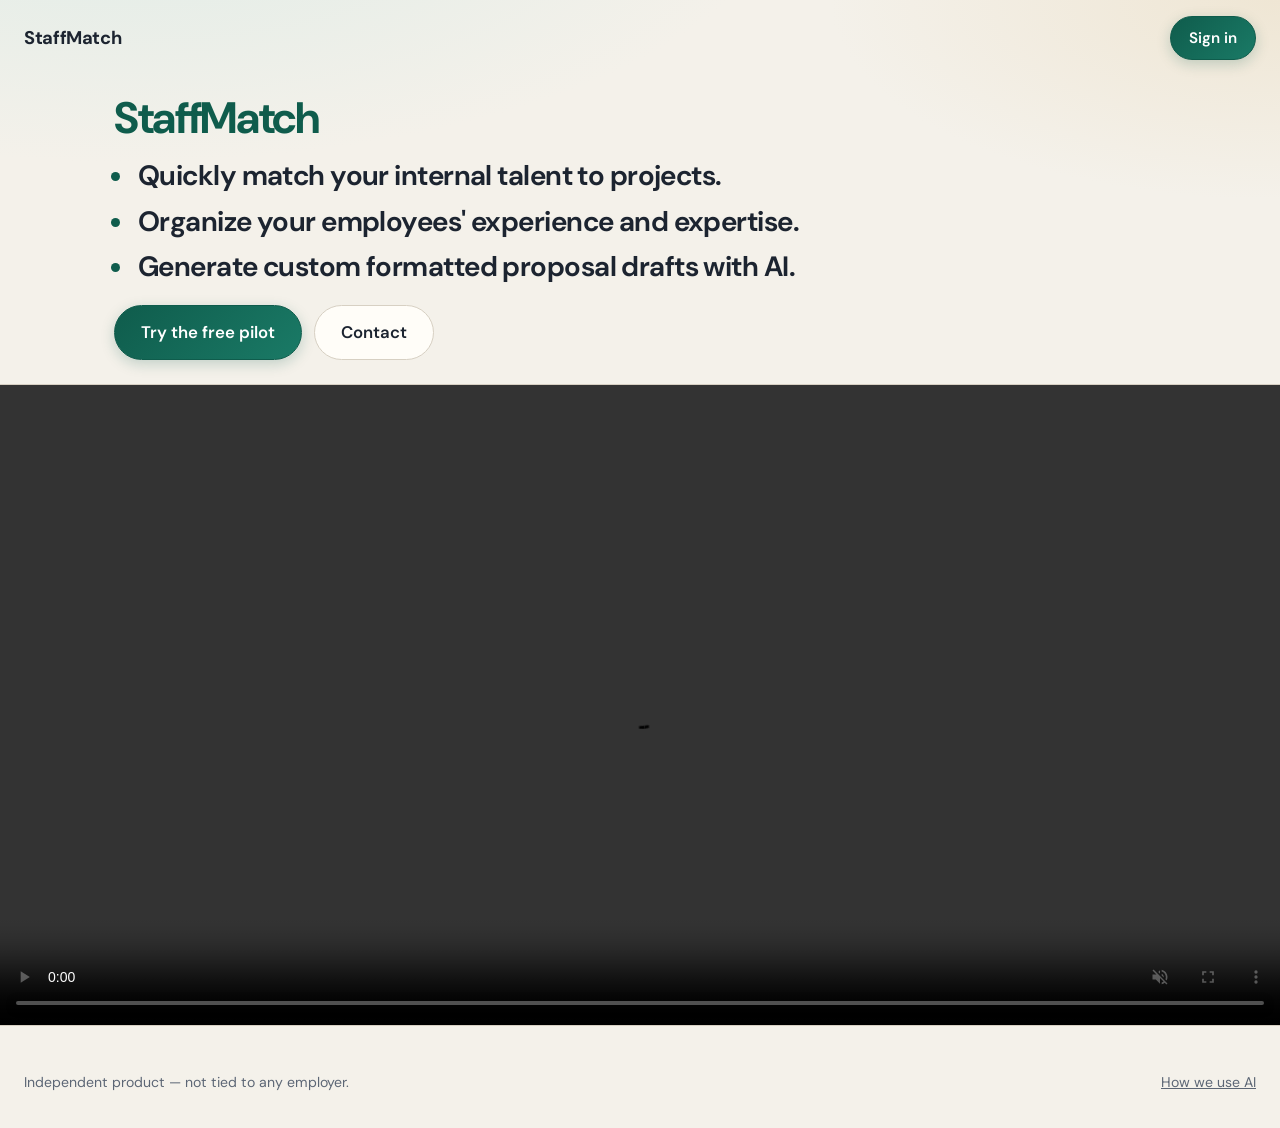
<file: index.html>
﻿<!DOCTYPE html>
<html lang="en">
<head>
  <meta charset="utf-8" />
  <meta name="viewport" content="width=device-width, initial-scale=1" />
  <title>StaffMatch</title>
  <meta name="description" content="Match internal talent to projects. Know every employee’s experience. Draft proposal sections with AI." />
  <link rel="preconnect" href="https://fonts.googleapis.com" />
  <link rel="preconnect" href="https://fonts.gstatic.com" crossorigin />
  <link href="https://fonts.googleapis.com/css2?family=DM+Sans:wght@400;500;600;700&display=swap" rel="stylesheet" />
  <link rel="stylesheet" href="styles.css?v=15" />
</head>
<body class="page-home">
  <header class="topbar">
    <a class="wordmark" href="index.html">StaffMatch</a>
    <a class="bubble primary" href="signin.html">Sign in</a>
  </header>

  <section class="hero-band">
    <h1 class="hero-title">StaffMatch</h1>
    <ul class="brand-lines">
      <li>Quickly match your internal talent to projects.</li>
      <li>Organize your employees' experience and expertise.</li>
      <li>Generate custom formatted proposal drafts with AI.</li>
    </ul>
    <div class="cta-row hero-cta" aria-label="Next steps">
      <a class="bubble primary lg" href="pilot.html">Try the free pilot</a>
      <a class="bubble ghost lg" href="mailto:staffmatch.support@gmail.com?subject=StaffMatch%20inquiry">Contact</a>
    </div>
  </section>

  <section class="video-bleed" id="watch" aria-label="Product demo">
    <video
      autoplay
      muted
      loop
      playsinline
      controls
      preload="metadata"
    >
      <source src="demo.mp4?v=4" type="video/mp4" />
    </video>
  </section>

  <footer class="site-foot">
    <span>Independent product — not tied to any employer.</span>
    <span class="foot-links">
      <a href="ai.html">How we use AI</a>
    </span>
  </footer>
</body>
</html>
</file>
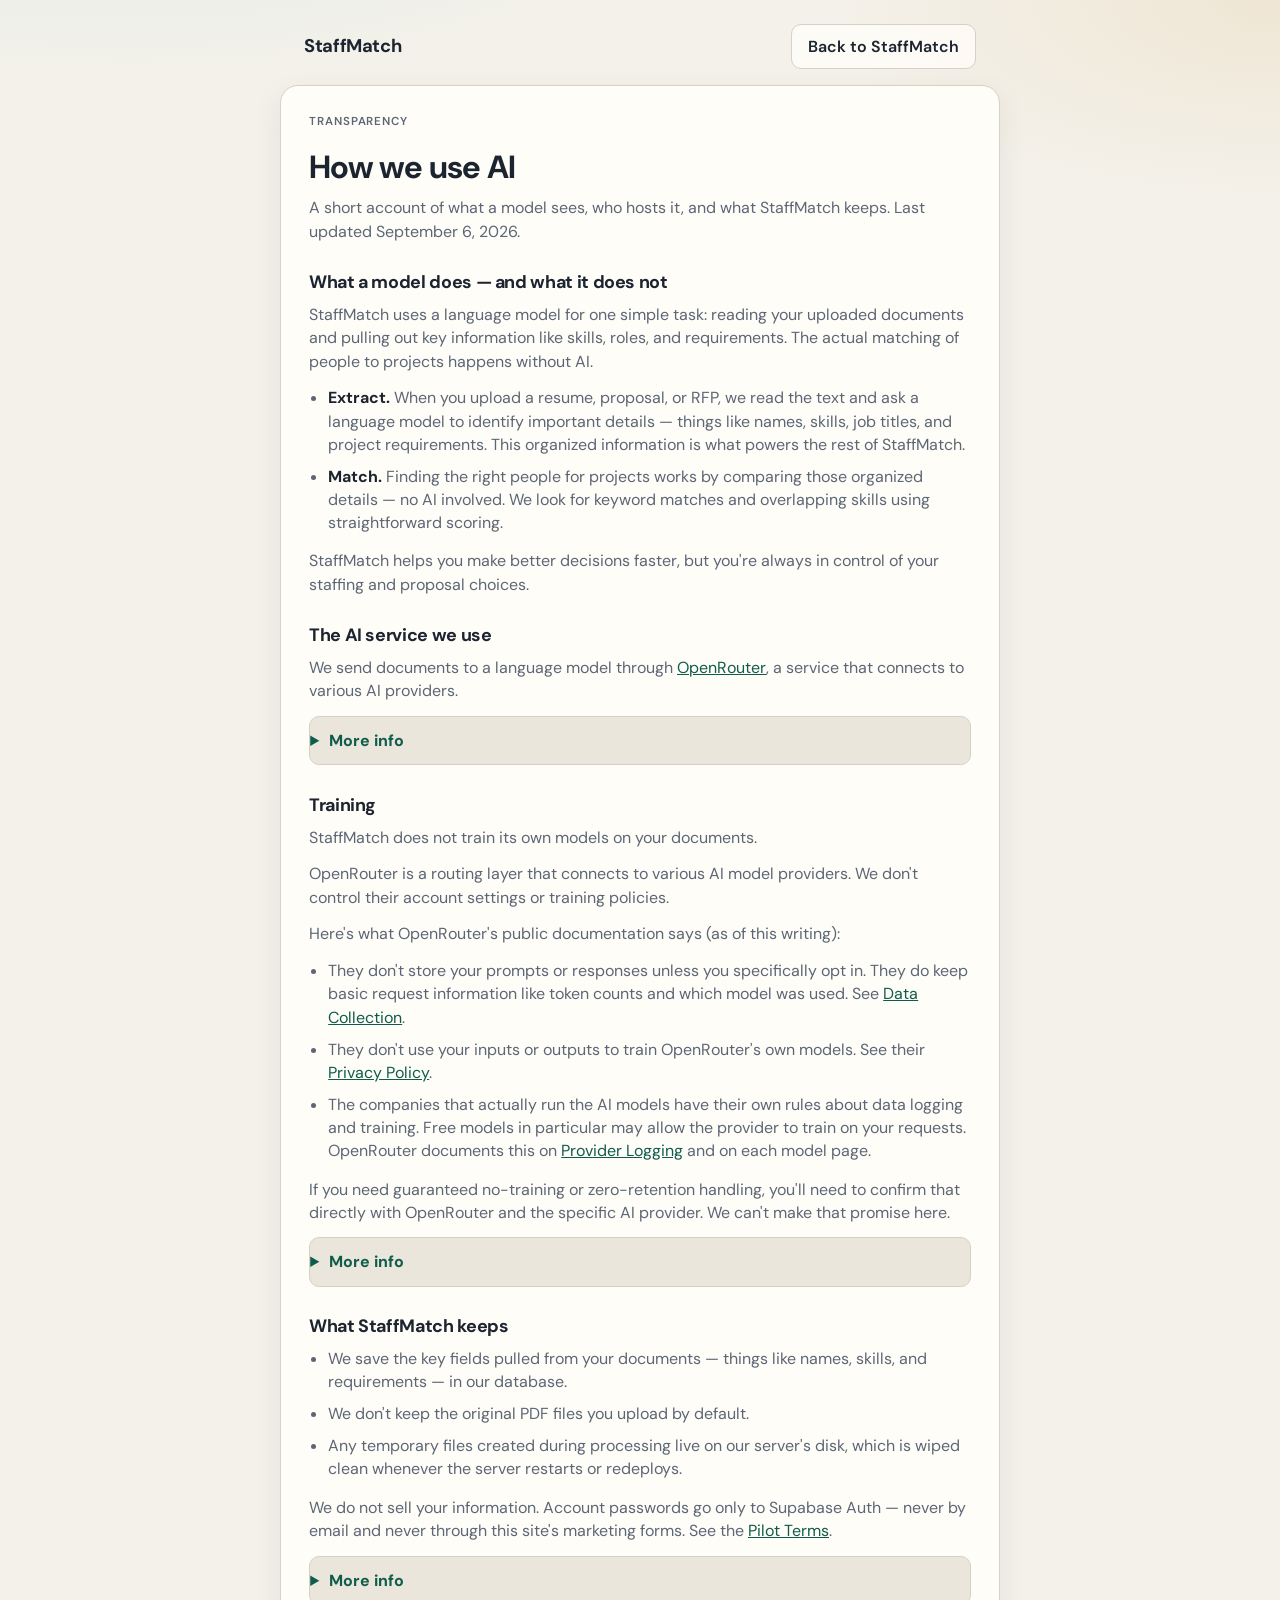
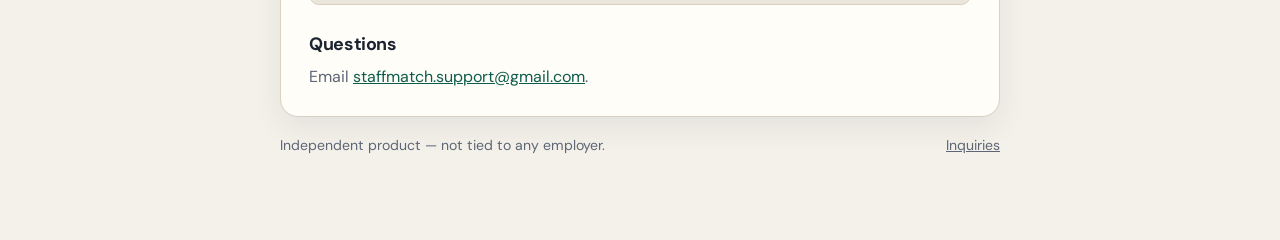
<file: ai.html>
<!DOCTYPE html>
<html lang="en">
<head>
  <meta charset="utf-8" />
  <meta name="viewport" content="width=device-width, initial-scale=1" />
  <title>How we use AI · StaffMatch</title>
  <meta name="description" content="How StaffMatch uses a language model to extract structured fields from resumes, proposals, and RFPs — and what we store." />
  <link rel="preconnect" href="https://fonts.googleapis.com" />
  <link rel="preconnect" href="https://fonts.gstatic.com" crossorigin />
  <link href="https://fonts.googleapis.com/css2?family=DM+Sans:wght@400;500;600;700&display=swap" rel="stylesheet" />
  <link rel="stylesheet" href="styles.css?v=15" />
</head>
<body class="page-doc">
  <div class="app-shell">
    <header class="topbar">
      <a class="wordmark" href="index.html">StaffMatch</a>
      <a class="btn ghost" href="index.html">Back to StaffMatch</a>
    </header>
    <main>
      <article class="panel">
        <p class="eyebrow">Transparency</p>
        <h1>How we use AI</h1>
        <p class="muted">A short account of what a model sees, who hosts it, and what StaffMatch keeps. Last updated September 6, 2026.</p>

        <h2>What a model does — and what it does not</h2>
        <p>StaffMatch uses a language model for one simple task: reading your uploaded documents and pulling out key information like skills, roles, and requirements. The actual matching of people to projects happens without AI.</p>
        <ul class="doc-list">
          <li><strong>Extract.</strong> When you upload a resume, proposal, or RFP, we read the text and ask a language model to identify important details — things like names, skills, job titles, and project requirements. This organized information is what powers the rest of StaffMatch.</li>
          <li><strong>Match.</strong> Finding the right people for projects works by comparing those organized details — no AI involved. We look for keyword matches and overlapping skills using straightforward scoring.</li>
        </ul>
        <p>StaffMatch helps you make better decisions faster, but you're always in control of your staffing and proposal choices.</p>

        <h2>The AI service we use</h2>
        <p>We send documents to a language model through <a href="https://openrouter.ai/" rel="noopener">OpenRouter</a>, a service that connects to various AI providers.</p>
        <details class="tech-details">
          <summary><strong>More info</strong></summary>
          <p>The specific model ID is configured on our server (not visible in this public site). Extract requests route through OpenRouter's API.</p>
        </details>

        <h2>Training</h2>
        <p>StaffMatch does not train its own models on your documents.</p>
        <p>OpenRouter is a routing layer that connects to various AI model providers. We don't control their account settings or training policies.</p>
        <p>Here's what OpenRouter's public documentation says (as of this writing):</p>
        <ul class="doc-list">
          <li>They don't store your prompts or responses unless you specifically opt in. They do keep basic request information like token counts and which model was used. See <a href="https://openrouter.ai/docs/guides/privacy/data-collection" rel="noopener">Data Collection</a>.</li>
          <li>They don't use your inputs or outputs to train OpenRouter's own models. See their <a href="https://openrouter.ai/privacy" rel="noopener">Privacy Policy</a>.</li>
          <li>The companies that actually run the AI models have their own rules about data logging and training. Free models in particular may allow the provider to train on your requests. OpenRouter documents this on <a href="https://openrouter.ai/docs/guides/privacy/provider-logging" rel="noopener">Provider Logging</a> and on each model page.</li>
        </ul>
        <p>If you need guaranteed no-training or zero-retention handling, you'll need to confirm that directly with OpenRouter and the specific AI provider. We can't make that promise here.</p>
        <details class="tech-details">
          <summary><strong>More info</strong></summary>
          <p>OpenRouter functions as middleware between StaffMatch and upstream model hosts. Each host (e.g., OpenAI, Anthropic, or others) maintains separate logging, retention, and training policies. Free-tier OpenRouter routes may allow the upstream provider to use requests for training purposes. Consult OpenRouter's provider-specific documentation and the host's terms of service for binding commitments.</p>
        </details>

        <h2>What StaffMatch keeps</h2>
        <ul class="doc-list">
          <li>We save the key fields pulled from your documents — things like names, skills, and requirements — in our database.</li>
          <li>We don't keep the original PDF files you upload by default.</li>
          <li>Any temporary files created during processing live on our server's disk, which is wiped clean whenever the server restarts or redeploys.</li>
        </ul>
        <p>We do not sell your information. Account passwords go only to Supabase Auth — never by email and never through this site's marketing forms. See the <a href="pilot-terms.html">Pilot Terms</a>.</p>
        <details class="tech-details">
          <summary><strong>More info</strong></summary>
          <p>Structured extracts are persisted in Postgres. Original uploaded files are not retained by default. Temporary JSON artifacts may be written to the app server's filesystem (Render ephemeral disk on the free plan; lost on restart, redeploy, or spin-down).</p>
        </details>

        <h2>Questions</h2>
        <p>Email <a href="mailto:staffmatch.support@gmail.com">staffmatch.support@gmail.com</a>.</p>
      </article>
    </main>
    <footer class="site-foot inset">
      <span>Independent product — not tied to any employer.</span>
      <a href="mailto:staffmatch.support@gmail.com?subject=StaffMatch%20inquiry">Inquiries</a>
    </footer>
  </div>
</body>
</html>
</file>
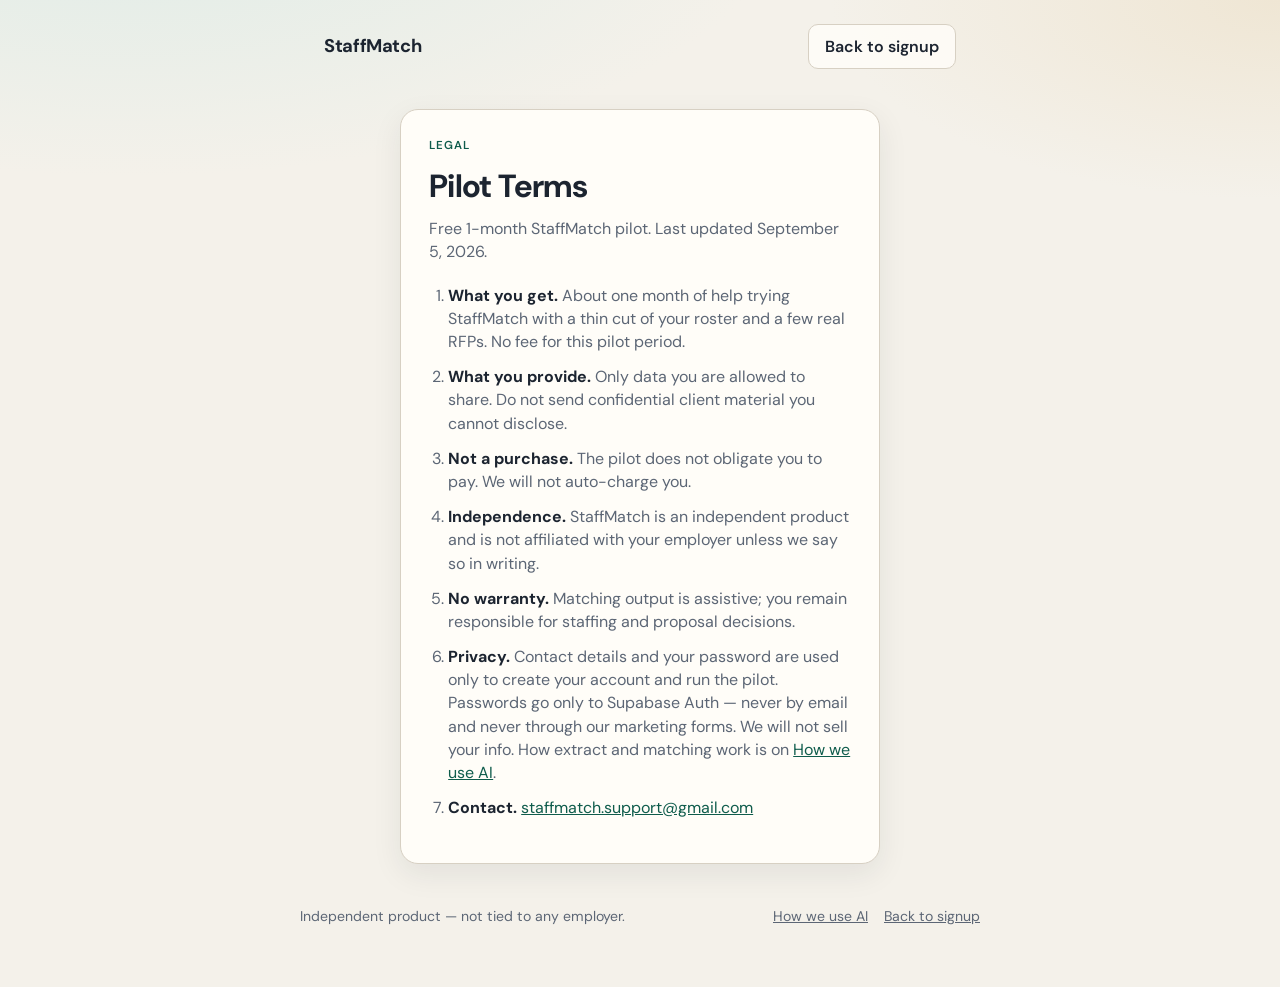
<file: pilot-terms.html>
﻿<!DOCTYPE html>
<html lang="en">
<head>
  <meta charset="utf-8" />
  <meta name="viewport" content="width=device-width, initial-scale=1" />
  <title>Pilot Terms · StaffMatch</title>
  <link href="https://fonts.googleapis.com/css2?family=DM+Sans:wght@400;500;600;700&display=swap" rel="stylesheet" />
  <link rel="stylesheet" href="styles.css?v=15" />
</head>
<body class="page-pilot">
  <div class="app-shell">
    <header class="topbar">
      <a class="wordmark" href="index.html">StaffMatch</a>
      <a class="btn ghost" href="pilot.html">Back to signup</a>
    </header>
    <main>
      <section class="panel">
        <p class="eyebrow">Legal</p>
        <h1>Pilot Terms</h1>
        <p class="muted">Free 1-month StaffMatch pilot. Last updated September 5, 2026.</p>
        <ol class="terms-list">
          <li><strong>What you get.</strong> About one month of help trying StaffMatch with a thin cut of your roster and a few real RFPs. No fee for this pilot period.</li>
          <li><strong>What you provide.</strong> Only data you are allowed to share. Do not send confidential client material you cannot disclose.</li>
          <li><strong>Not a purchase.</strong> The pilot does not obligate you to pay. We will not auto-charge you.</li>
          <li><strong>Independence.</strong> StaffMatch is an independent product and is not affiliated with your employer unless we say so in writing.</li>
          <li><strong>No warranty.</strong> Matching output is assistive; you remain responsible for staffing and proposal decisions.</li>
          <li><strong>Privacy.</strong> Contact details and your password are used only to create your account and run the pilot. Passwords go only to Supabase Auth — never by email and never through our marketing forms. We will not sell your info. How extract and matching work is on <a href="ai.html">How we use AI</a>.</li>
          <li><strong>Contact.</strong> <a href="mailto:staffmatch.support@gmail.com">staffmatch.support@gmail.com</a></li>
        </ol>
      </section>
    </main>
    <footer class="site-foot inset">
      <span>Independent product — not tied to any employer.</span>
      <span class="foot-links">
        <a href="ai.html">How we use AI</a>
        <a href="pilot.html">Back to signup</a>
      </span>
    </footer>
  </div>
</body>
</html>
</file>
<file: styles.css>
﻿:root {
  --bg: #f4f1ea;
  --bg-2: #ebe6db;
  --ink: #1c2430;
  --muted: #5c6675;
  --line: #d7d0c3;
  --card: #fffdf8;
  --accent: #0f5c4c;
  --accent-2: #1a7a66;
  --accent-soft: #d7ebe4;
  --shadow: 0 10px 30px rgba(28, 36, 48, 0.08);
  --radius: 14px;
  font-family: "DM Sans", system-ui, sans-serif;
  color: var(--ink);
  background: var(--bg);
  line-height: 1.45;
}
* { box-sizing: border-box; }
html, body { margin: 0; min-height: 100%; }
body {
  background:
    radial-gradient(1200px 500px at 10% -10%, #dfece7 0%, transparent 55%),
    radial-gradient(900px 400px at 100% 0%, #efe6d4 0%, transparent 50%),
    var(--bg);
}
a { color: var(--accent); }

.topbar {
  display: flex;
  align-items: center;
  justify-content: space-between;
  gap: 16px;
  padding: 16px 24px;
}
.wordmark {
  font-weight: 700;
  font-size: 1.15rem;
  letter-spacing: -0.02em;
  text-decoration: none;
  color: var(--ink);
}
.btn {
  border: 1.5px solid var(--line);
  background: white;
  color: var(--ink);
  border-radius: 10px;
  padding: 10px 16px;
  cursor: pointer;
  font: inherit;
  font-weight: 600;
  text-decoration: none;
  display: inline-block;
}
.btn.primary {
  background: linear-gradient(135deg, var(--accent) 0%, var(--accent-2) 100%);
  border-color: var(--accent);
  color: #fff;
}
.btn.ghost { background: rgba(255, 253, 248, 0.85); }
.btn[disabled] { opacity: 0.65; cursor: wait; }

.bubble {
  display: inline-flex;
  align-items: center;
  justify-content: center;
  padding: 10px 18px;
  border-radius: 999px;
  font-weight: 600;
  font-size: 0.95rem;
  text-decoration: none;
  border: 1.5px solid transparent;
  transition: transform 0.15s ease, box-shadow 0.15s ease;
}
.bubble.primary {
  background: linear-gradient(135deg, var(--accent) 0%, var(--accent-2) 100%);
  color: #fff;
  border-color: var(--accent);
  box-shadow: 0 4px 14px rgba(15, 92, 76, 0.22);
}
.bubble.ghost {
  background: var(--card);
  color: var(--ink);
  border-color: var(--line);
}
.bubble.lg {
  padding: 14px 26px;
  font-size: 1.05rem;
}
.bubble:hover { transform: translateY(-1px); }

.hero-band {
  max-width: min(100%, 1100px);
  margin: 0 auto;
  padding: 18px 24px 24px;
  text-align: left;
}
.brand-lines {
  list-style: disc;
  margin: 0;
  padding-left: 1.35rem;
  max-width: min(100%, 1100px);
  display: grid;
  gap: 0.55rem;
  font-size: clamp(1.25rem, 2.6vw, 1.75rem);
  font-weight: 650;
  letter-spacing: -0.02em;
  line-height: 1.3;
  color: var(--ink);
}
.brand-lines li { padding-left: 0.15rem; }
.brand-lines li::marker { color: var(--accent); }

.eyebrow {
  text-transform: uppercase;
  letter-spacing: 0.08em;
  font-size: 0.72rem;
  font-weight: 600;
  color: var(--accent);
  margin: 0 0 8px;
}

.video-bleed {
  width: 100%;
  padding: 0;
  margin: 0 0 28px;
  background: #101418;
  border-top: 1px solid var(--line);
  border-bottom: 1px solid var(--line);
}
.video-bleed video {
  display: block;
  width: 100%;
  max-height: min(82vh, 920px);
  height: auto;
  margin: 0 auto;
  background: #101418;
}

.cta-row {
  display: flex;
  flex-wrap: wrap;
  justify-content: center;
  gap: 12px;
  padding: 22px 24px 8px;
}

.site-foot {
  display: flex;
  justify-content: space-between;
  gap: 12px;
  flex-wrap: wrap;
  padding: 18px 24px 36px;
  color: var(--muted);
  font-size: 0.88rem;
}
.site-foot a { color: var(--muted); }
.site-foot a:hover { color: var(--ink); }
.site-foot.inset { padding-left: 0; padding-right: 0; }
.foot-links {
  display: flex;
  flex-wrap: wrap;
  gap: 8px 16px;
}

.app-shell {
  max-width: 720px;
  margin: 0 auto;
  padding: 8px 20px 48px;
  min-height: 100vh;
}
.panel {
  background: var(--card);
  border: 1px solid var(--line);
  border-radius: calc(var(--radius) + 4px);
  box-shadow: var(--shadow);
  padding: 28px;
}
.panel h1 {
  margin: 6px 0 8px;
  font-size: clamp(1.6rem, 3vw, 2rem);
  letter-spacing: -0.02em;
}
.muted { color: var(--muted); margin: 0 0 1.25rem; }

.pilot-form { display: grid; gap: 14px; }
.field { display: grid; gap: 6px; }
.field-label { font-size: 0.85rem; font-weight: 600; }
.field-label .req { color: var(--accent); }
.field-label .opt { color: var(--muted); font-weight: 500; font-size: 0.8rem; }
.field input {
  border: 1.5px solid var(--line);
  border-radius: 10px;
  padding: 10px 12px;
  font: inherit;
  background: #fff;
}
.field input:focus {
  outline: none;
  border-color: var(--accent);
  box-shadow: 0 0 0 3px var(--accent-soft);
}
.hint { font-size: 0.8rem; color: var(--muted); }
.tiny { font-size: 0.85rem; color: var(--muted); margin: 0; }
.password-wrap { position: relative; }
.password-wrap input { width: 100%; padding-right: 4.4rem; }
.toggle-pass {
  position: absolute;
  right: 8px;
  top: 50%;
  transform: translateY(-50%);
  border: none;
  background: transparent;
  color: var(--accent);
  font: inherit;
  font-size: 0.8rem;
  font-weight: 700;
  cursor: pointer;
  padding: 4px 8px;
}
.toggle-pass:hover { color: var(--ink); }
.form-status {
  border-radius: 10px;
  padding: 10px 12px;
  font-size: 0.92rem;
  margin-bottom: 4px;
}
.form-status.error {
  background: #f8e8e6;
  color: #6d2a24;
  border: 1px solid #e4c4bf;
}
.form-status.info {
  background: var(--accent-soft);
  color: #0d4a3d;
  border: 1px solid #b7d6cc;
}
.field-row {
  display: grid;
  grid-template-columns: 1fr 1fr;
  gap: 12px;
}
@media (max-width: 560px) {
  .field-row { grid-template-columns: 1fr; }
  .topbar { padding: 14px 16px; }
}
.check {
  display: flex;
  align-items: flex-start;
  gap: 10px;
  font-size: 0.95rem;
}
.check input { margin-top: 3px; }
.form-actions {
  display: flex;
  justify-content: flex-end;
  gap: 10px;
  margin-top: 6px;
  flex-wrap: wrap;
}
.hp {
  position: absolute;
  left: -9999px;
  opacity: 0;
  height: 0;
  width: 0;
}
.page-pilot .app-shell {
  display: flex;
  flex-direction: column;
  padding-bottom: 24px;
}
.page-pilot main {
  flex: 1 0 auto;
  display: grid;
  place-items: center;
  width: 100%;
  padding: 24px 0;
}
.page-pilot .panel {
  width: 100%;
  max-width: 480px;
}

.terms-list {
  color: var(--muted);
  padding-left: 1.2rem;
}
.terms-list li { margin-bottom: 0.75rem; }
.terms-list strong { color: var(--ink); }

.page-doc .app-shell {
  max-width: 760px;
}
.page-doc .panel h1 { margin-bottom: 0.35rem; }
.page-doc h2 {
  margin: 1.7rem 0 0.45rem;
  font-size: 1.12rem;
  letter-spacing: -0.02em;
  color: var(--ink);
}
.page-doc p {
  color: var(--muted);
  margin: 0 0 0.85rem;
}
.page-doc .panel > p:last-child { margin-bottom: 0; }
.doc-list {
  color: var(--muted);
  margin: 0 0 0.95rem;
  padding-left: 1.2rem;
}
.doc-list li { margin-bottom: 0.55rem; }
.doc-list strong { color: var(--ink); }
.page-doc code {
  font-size: 0.88em;
  background: var(--bg-2);
  border: 1px solid var(--line);
  border-radius: 6px;
  padding: 0.08em 0.4em;
  color: var(--ink);
}

.hero-title {
  margin: 0 0 1rem;
  font-size: clamp(2rem, 4vw, 2.75rem);
  font-weight: 700;
  letter-spacing: -0.03em;
  line-height: 1.1;
  color: var(--accent);
}
.cta-row.hero-cta {
  justify-content: flex-start;
  padding: 1.25rem 0 0;
}

.tech-details {
  background: var(--bg-2);
  border: 1px solid var(--line);
  border-radius: 10px;
  padding: 12px 14px;
  margin: 0.85rem 0;
}
.tech-details summary {
  cursor: pointer;
  color: var(--accent);
  user-select: none;
  list-style-position: outside;
  margin-left: 0.3rem;
}
.tech-details summary:hover {
  color: var(--accent-2);
}
.tech-details p {
  margin-top: 0.75rem;
  margin-bottom: 0;
  font-size: 0.92rem;
}
</file>
